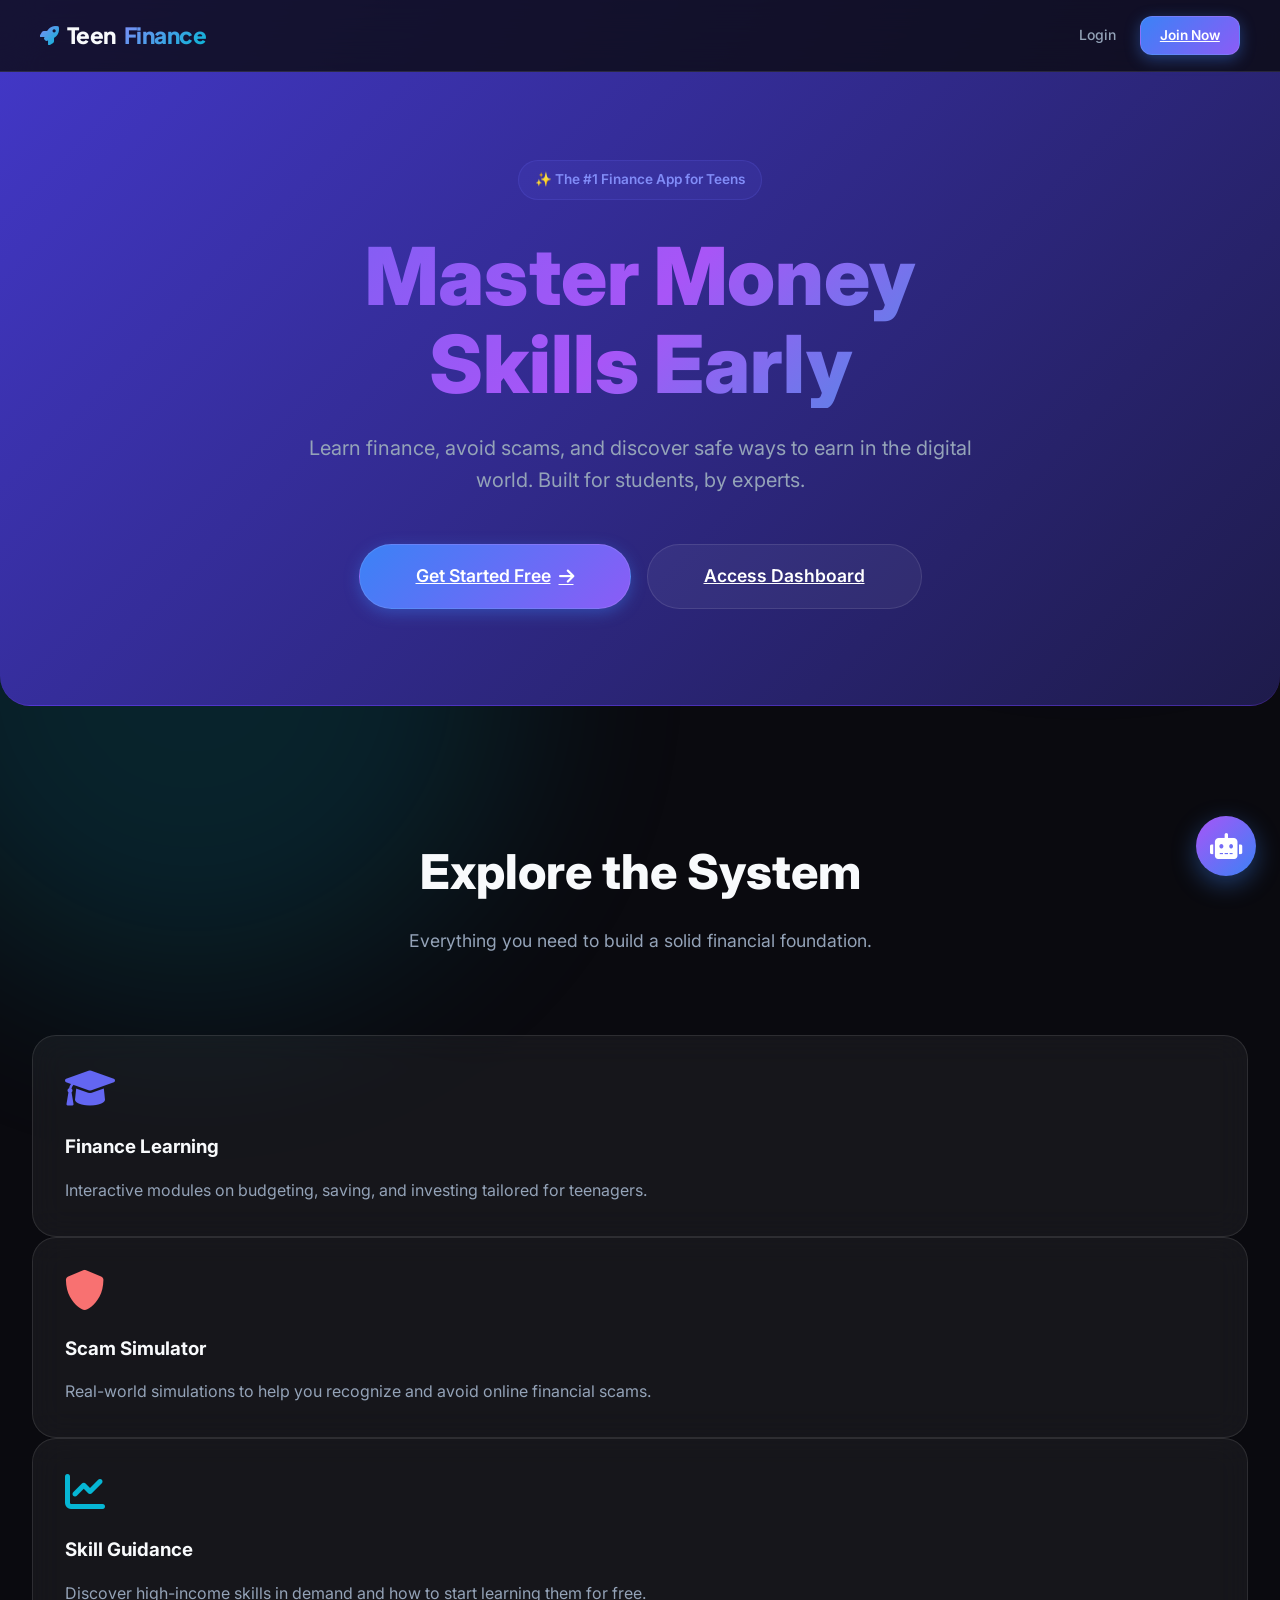
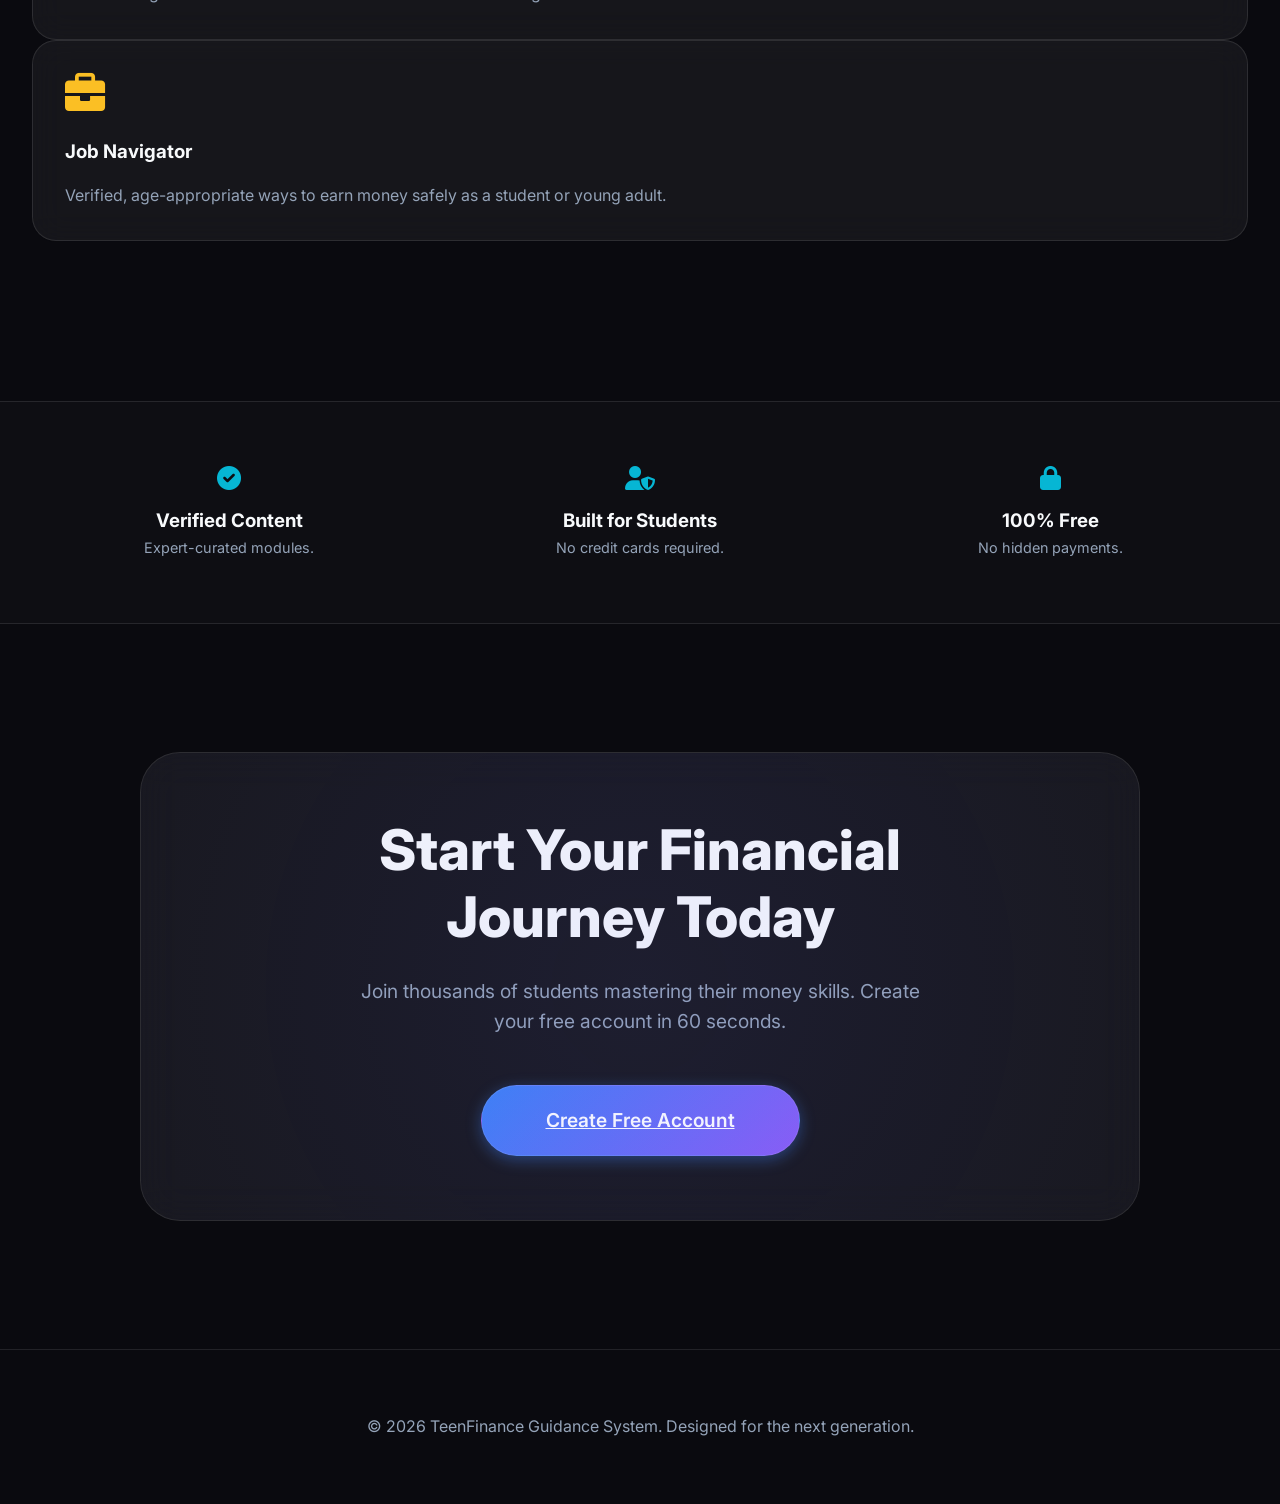
<file: frontend/index.html>
<!DOCTYPE html>
<html lang="en">

<head>
    <meta charset="UTF-8">
    <meta name="viewport" content="width=device-width, initial-scale=1.0">
    <title>TeenFinance - Master Your Financial Future</title>
    <link rel="stylesheet" href="css/style.css">
    <link rel="stylesheet" href="https://cdnjs.cloudflare.com/ajax/libs/font-awesome/6.0.0/css/all.min.css">
    <link
        href="https://fonts.googleapis.com/css2?family=Plus+Jakarta+Sans:wght@400;600;700;800&family=Inter:wght@400;500;600&display=swap"
        rel="stylesheet">
    <style>
        .hero-section {
            padding: 10rem 2rem 6rem;
            text-align: center;
            overflow: hidden;
            position: relative;
        }

        .hero-badge {
            display: inline-flex;
            align-items: center;
            padding: 0.5rem 1rem;
            background: rgba(99, 102, 241, 0.1);
            border: 1px solid rgba(99, 102, 241, 0.2);
            border-radius: 100px;
            color: var(--primary-light);
            font-size: 0.85rem;
            font-weight: 600;
            margin-bottom: 2rem;
            animation: fadeInDown 0.8s ease;
        }

        .hero-title {
            font-size: clamp(3rem, 8vw, 5rem);
            font-weight: 850;
            line-height: 1.1;
            margin-bottom: 1.5rem;
            background: var(--gradient-hero);
            -webkit-background-clip: text;
            background-clip: text;
            -webkit-text-fill-color: transparent;
            animation: fadeInUp 1s ease;
        }

        .hero-subtext {
            font-size: 1.25rem;
            color: var(--text-muted);
            max-width: 700px;
            margin: 0 auto 3rem;
            animation: fadeInUp 1.2s ease;
        }

        .trust-section {
            padding: 4rem 2rem;
            border-top: 1px solid var(--border);
            border-bottom: 1px solid var(--border);
            background: rgba(255, 255, 255, 0.02);
        }

        .trust-grid {
            display: grid;
            grid-template-columns: repeat(auto-fit, minmax(250px, 1fr));
            gap: 2rem;
            max-width: 1200px;
            margin: 0 auto;
            text-align: center;
        }

        .trust-item i {
            font-size: 1.5rem;
            color: var(--accent);
            margin-bottom: 1rem;
        }

        .cta-section {
            padding: 8rem 2rem;
            text-align: center;
        }

        .cta-card {
            background: var(--surface);
            padding: 4rem 2rem;
            border-radius: 40px;
            border: 1px solid var(--border);
            max-width: 1000px;
            margin: 0 auto;
            position: relative;
            overflow: hidden;
            backdrop-filter: blur(20px);
        }

        .cta-card::before {
            content: '';
            position: absolute;
            top: -50%;
            left: -50%;
            width: 200%;
            height: 200%;
            background: radial-gradient(circle, var(--primary-glow) 0%, transparent 70%);
            opacity: 0.2;
            pointer-events: none;
        }

        @keyframes fadeInUp {
            from {
                opacity: 0;
                transform: translateY(30px);
            }

            to {
                opacity: 1;
                transform: translateY(0);
            }
        }

        @keyframes fadeInDown {
            from {
                opacity: 0;
                transform: translateY(-30px);
            }

            to {
                opacity: 1;
                transform: translateY(0);
            }
        }

        .reveal {
            opacity: 0;
            transform: translateY(40px);
            transition: all 1;
        }

        .reveal.active {
            opacity: 1;
            transform: translateY(0);
        }

        /* Nav Bar Positioning */
        .nav-bar {
            position: fixed;
            top: 0;
            left: 0;
            right: 0;
            background: rgba(10, 10, 15, 0.8);
            border-bottom: 1px solid var(--border);
            z-index: 1000;
        }
    </style>
</head>

<body>

    <nav class="nav-bar">
        <div class="logo">
            <i class="fas fa-rocket" style="color: var(--primary);"></i>
            Teen<span style="color: var(--accent);">Finance</span>
        </div>
        <div class="nav-links">
            <a href="/login" class="nav-item">Login</a>
            <a href="/register" class="btn btn-primary" style="padding: 0.5rem 1.2rem; font-size: 0.85rem;">Join Now</a>
        </div>
    </nav>

    <main>
        <!-- 1 HERO SECTION -->
        <section class="hero-section">
            <div class="hero-badge">✨ The #1 Finance App for Teens</div>
            <h1 class="hero-title">Master Money <br>Skills Early</h1>
            <p class="hero-subtext">Learn finance, avoid scams, and discover safe ways to earn in the digital world.
                Built for students, by experts.</p>
            <div style="display: flex; justify-content: center; gap: 1rem; flex-wrap: wrap;">
                <a href="/register" class="btn btn-primary"
                    style="padding: 1.1rem 3.5rem; font-size: 1.1rem; border-radius: 100px;">Get Started Free <i
                        class="fas fa-arrow-right"></i></a>
                <a href="/login" class="btn btn-secondary"
                    style="padding: 1.1rem 3.5rem; font-size: 1.1rem; border-radius: 100px;">Access Dashboard</a>
            </div>
        </section>

        <!-- 2 FEATURES SECTION -->
        <section class="reveal" style="padding: 6rem 2rem; max-width: 1300px; margin: 0 auto;">
            <div style="text-align: center; margin-bottom: 5rem;">
                <h2 style="font-size: 3rem; margin-bottom: 1rem; font-weight: 800;">Explore the System</h2>
                <p style="color: var(--text-muted); font-size: 1.1rem;">Everything you need to build a solid financial
                    foundation.</p>
            </div>
            <div class="features-grid">
                <div class="glass-card">
                    <i class="fas fa-graduation-cap"
                        style="font-size: 2.5rem; color: var(--primary); margin-bottom: 1.5rem;"></i>
                    <h3 style="margin-bottom: 1rem; font-weight: 700;">Finance Learning</h3>
                    <p style="color: var(--text-muted);">Interactive modules on budgeting, saving, and investing
                        tailored for teenagers.</p>
                </div>
                <div class="glass-card">
                    <i class="fas fa-shield-alt" style="font-size: 2.5rem; color: #f87171; margin-bottom: 1.5rem;"></i>
                    <h3 style="margin-bottom: 1rem; font-weight: 700;">Scam Simulator</h3>
                    <p style="color: var(--text-muted);">Real-world simulations to help you recognize and avoid online
                        financial scams.</p>
                </div>
                <div class="glass-card">
                    <i class="fas fa-chart-line"
                        style="font-size: 2.5rem; color: var(--accent); margin-bottom: 1.5rem;"></i>
                    <h3 style="margin-bottom: 1rem; font-weight: 700;">Skill Guidance</h3>
                    <p style="color: var(--text-muted);">Discover high-income skills in demand and how to start learning
                        them for free.</p>
                </div>
                <div class="glass-card">
                    <i class="fas fa-briefcase" style="font-size: 2.5rem; color: #fbbf24; margin-bottom: 1.5rem;"></i>
                    <h3 style="margin-bottom: 1rem; font-weight: 700;">Job Navigator</h3>
                    <p style="color: var(--text-muted);">Verified, age-appropriate ways to earn money safely as a
                        student or young adult.</p>
                </div>
            </div>
        </section>

        <!-- 3 TRUST & SAFETY SECTION -->
        <section class="trust-section reveal" style="margin-top: 4rem;">
            <div class="trust-grid">
                <div class="trust-item">
                    <i class="fas fa-check-circle"></i>
                    <h3 style="font-weight: 700;">Verified Content</h3>
                    <p style="color: var(--text-muted); font-size: 0.9rem;">Expert-curated modules.</p>
                </div>
                <div class="trust-item">
                    <i class="fas fa-user-shield"></i>
                    <h3 style="font-weight: 700;">Built for Students</h3>
                    <p style="color: var(--text-muted); font-size: 0.9rem;">No credit cards required.</p>
                </div>
                <div class="trust-item">
                    <i class="fas fa-lock"></i>
                    <h3 style="font-weight: 700;">100% Free</h3>
                    <p style="color: var(--text-muted); font-size: 0.9rem;">No hidden payments.</p>
                </div>
            </div>
        </section>

        <!-- 4 FINAL CTA SECTION -->
        <section class="cta-section reveal">
            <div class="cta-card glass-card">
                <h2
                    style="font-size: clamp(2rem, 5vw, 3.5rem); margin-bottom: 1.5rem; font-weight: 800; line-height: 1.2;">
                    Start Your Financial <br>Journey Today</h2>
                <p
                    style="color: var(--text-muted); font-size: 1.2rem; margin-bottom: 3rem; max-width: 600px; margin-left: auto; margin-right: auto;">
                    Join thousands of students mastering their money skills. Create your free account in 60 seconds.</p>
                <a href="/register" class="btn btn-primary"
                    style="padding: 1.2rem 4rem; font-size: 1.2rem; border-radius: 100px;">Create Free Account</a>
            </div>
        </section>
    </main>

    <footer
        style="padding: 4rem 10%; text-align: center; color: var(--text-muted); border-top: 1px solid var(--border);">
        <p>&copy; 2026 TeenFinance Guidance System. Designed for the next generation.</p>
    </footer>

    <script>
        // Scroll Reveal Animation
        function reveal() {
            var reveals = document.querySelectorAll(".reveal");
            for (var i = 0; i < reveals.length; i++) {
                var windowHeight = window.innerHeight;
                var elementTop = reveals[i].getBoundingClientRect().top;
                var elementVisible = 100;
                if (elementTop < windowHeight - elementVisible) {
                    reveals[i].classList.add("active");
                }
            }
        }
        window.addEventListener("scroll", reveal);
        // Initial check
        reveal();
    </script>
    <script src="js/api.js"></script>
    <script src="js/chat.js" defer></script>
</body>

</html>
</file>
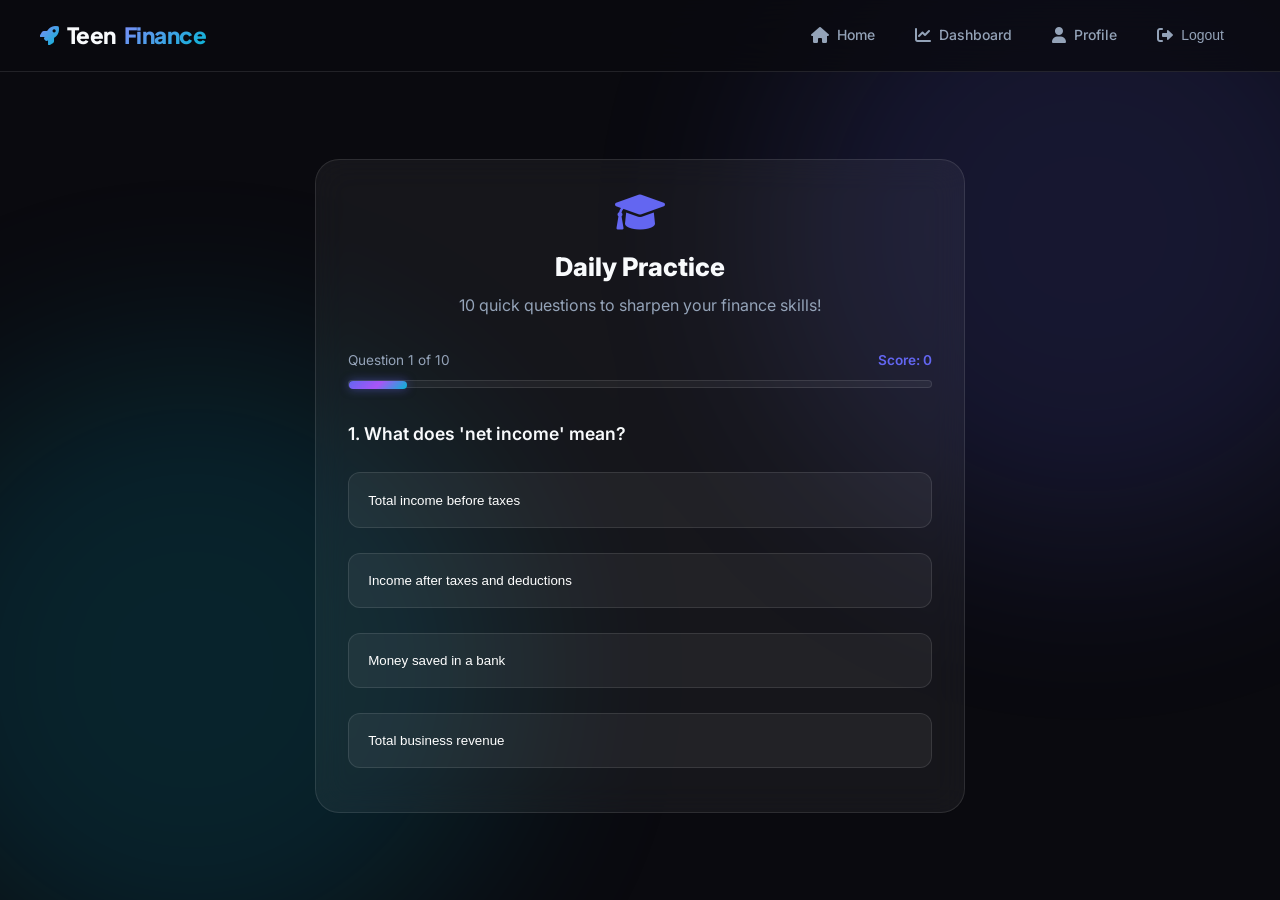
<file: frontend/screens/daily_practice.html>
<!DOCTYPE html>
<html lang="en">

<head>
    <meta charset="UTF-8">
    <meta name="viewport" content="width=device-width, initial-scale=1.0">
    <title>Daily Practice - Teen Finance Guidance</title>
    <link rel="stylesheet" href="../css/style.css">
    <link rel="stylesheet" href="https://cdnjs.cloudflare.com/ajax/libs/font-awesome/6.0.0/css/all.min.css">
</head>

<body>
    <nav class="nav-bar">
        <div class="logo" onclick="window.location.href='/home'">
            <i class="fas fa-rocket"></i>
            Teen<span>Finance</span>
        </div>
        <button class="mobile-nav-toggle" id="nav-toggle">
            <i class="fas fa-bars"></i>
        </button>
        <div class="nav-links" id="nav-menu">
            <a href="/home" class="nav-item">
                <i class="fas fa-home nav-icon"></i>
                <span>Home</span>
            </a>
            <a href="/dashboard" class="nav-item">
                <i class="fas fa-chart-line nav-icon"></i>
                <span>Dashboard</span>
            </a>
            <a href="/profile" class="nav-item">
                <i class="fas fa-user nav-icon"></i>
                <span>Profile</span>
            </a>
            <button id="logout-btn" class="nav-item" style="background:none; border:none; cursor:pointer;">
                <i class="fas fa-sign-out-alt nav-icon"></i>
                <span>Logout</span>
            </button>
        </div>
    </nav>

    <main class="layout-container" style="display: flex; justify-content: center; align-items: center; min-height: calc(100vh - 72px);">
        <div class="glass-card animate-fade-in" style="width: 100%; max-width: 650px;">

            <!-- Header -->
            <div style="text-align: center; margin-bottom: 2rem;">
                <i class="fas fa-graduation-cap" style="font-size: 2.5rem; color: var(--primary);"></i>
                <h2 style="margin-top: 0.8rem; font-size: 1.6rem; font-weight: 800;">Daily Practice</h2>
                <p style="color: var(--text-muted); margin-top: 0.3rem;">10 quick questions to sharpen your finance
                    skills!</p>
            </div>

            <!-- Progress Bar -->
            <div style="margin-bottom: 2rem;">
                <div style="display: flex; justify-content: space-between; margin-bottom: 0.5rem;">
                    <span style="font-size: 0.85rem; color: var(--text-muted);">Question <span id="current-q">1</span>
                        of 10</span>
                    <span style="font-size: 0.85rem; color: var(--primary); font-weight: 600;" id="score-display">Score:
                        0</span>
                </div>
                <div style="background: rgba(255,255,255,0.05); border-radius: 10px; height: 8px; border: 1px solid var(--border);">
                    <div id="progress-bar"
                        style="background: var(--gradient-hero); height: 8px; border-radius: 10px; width: 10%; transition: width 0.3s ease; box-shadow: 0 0 10px var(--primary-glow);">
                    </div>
                </div>
            </div>

            <!-- Question Card -->
            <div id="question-card">
                <p id="question-text" style="font-size: 1.1rem; font-weight: 600; margin-bottom: 1.5rem;"></p>
                <div id="options-container" style="display: flex; flex-direction: column; gap: 0.8rem;"></div>
            </div>

            <!-- Result Screen -->
            <div id="result-screen" style="display: none; text-align: center;">
                <div style="font-size: 4rem; margin-bottom: 1rem;" id="result-emoji">🎉</div>
                <h2 id="result-title" style="font-size: 1.6rem; font-weight: 800; margin-bottom: 0.5rem;"></h2>
                <p id="result-desc" style="color: var(--text-muted); margin-bottom: 2rem;"></p>
                <div style="font-size: 2.5rem; font-weight: 800; color: var(--primary); margin-bottom: 2rem;"
                    id="final-score"></div>
                <button class="btn btn-primary" style="width: 100%; margin-bottom: 1rem;" onclick="restartQuiz()">Try
                    Again</button>
                <a href="/home" class="btn btn-secondary"
                    style="width: 100%; display: block; text-decoration: none; text-align: center;">Back to Home</a>
            </div>

        </div>
    </main>

    <script src="../js/api.js"></script>
    <script>
        // Mobile Nav Toggle
        const navToggle = document.getElementById('nav-toggle');
        const navMenu = document.getElementById('nav-menu');
        if (navToggle && navMenu) {
            navToggle.addEventListener('click', () => {
                navMenu.classList.toggle('active');
                navToggle.querySelector('i').classList.toggle('fa-bars');
                navToggle.querySelector('i').classList.toggle('fa-times');
            });
        }

        const questions = [
            { q: "What is a budget?", a: ["A type of bank account", "A plan for managing income and expenses", "A government tax", "A type of loan"], correct: 1 },
            { q: "What does 'saving' money mean?", a: ["Spending all your money", "Investing in stocks", "Setting aside money for future use", "Borrowing money from a bank"], correct: 2 },
            { q: "What is interest?", a: ["A fee charged for borrowing money", "Free money from the bank", "A type of savings account", "A government benefit"], correct: 0 },
            { q: "What is inflation?", a: ["A rise in the value of money", "A decrease in prices over time", "A general increase in prices over time", "A type of investment"], correct: 2 },
            { q: "What is a credit score?", a: ["Your bank balance", "A number showing how reliable you are at repaying debt", "The amount of credit cards you have", "Your monthly income"], correct: 1 },
            { q: "What is a stock?", a: ["A type of loan", "Ownership share in a company", "A government bond", "A savings account"], correct: 1 },
            { q: "What does 'net income' mean?", a: ["Total income before taxes", "Income after taxes and deductions", "Money saved in a bank", "Total business revenue"], correct: 1 },
            { q: "What is an emergency fund?", a: ["Money invested in stocks", "A loan for emergencies", "Savings set aside for unexpected expenses", "A type of insurance"], correct: 2 },
            { q: "What is a debit card?", a: ["A card that lets you borrow money", "A card linked to your savings that spends your own money", "A card with a credit limit", "A prepaid gift card"], correct: 1 },
            { q: "What is diversification in investing?", a: ["Putting all money in one stock", "Spreading investments to reduce risk", "Only investing in gold", "Keeping all money in cash"], correct: 1 },
            { q: "What is a mutual fund?", a: ["A loan from a bank", "A pooled investment managed by professionals", "A government savings scheme", "A type of insurance"], correct: 1 },
            { q: "What does APR stand for?", a: ["Annual Profit Rate", "Annual Percentage Rate", "Average Payment Rate", "Actual Price Ratio"], correct: 1 },
            { q: "What is compound interest?", a: ["Interest on the original amount only", "Interest earned on both principal and accumulated interest", "A fixed monthly fee", "A type of tax"], correct: 1 },
            { q: "What is a liability?", a: ["Something you own", "Money in your savings", "A debt or financial obligation", "Your monthly income"], correct: 2 },
            { q: "What is an asset?", a: ["A debt you owe", "Something of value that you own", "A monthly expense", "A type of tax"], correct: 1 },
            { q: "What is a dividend?", a: ["A type of loan", "A share of company profits paid to investors", "A government tax", "A monthly bank fee"], correct: 1 },
            { q: "What does 'liquid asset' mean?", a: ["An asset that is difficult to sell", "Cash or something easily converted to cash", "A type of investment", "A bank loan"], correct: 1 },
            { q: "What is a 401(k)?", a: ["A type of credit card", "A retirement savings plan", "A government tax form", "A type of loan"], correct: 1 },
            { q: "What is the stock market?", a: ["A place to buy groceries", "A marketplace where company shares are bought and sold", "A government bank", "A type of savings account"], correct: 1 },
            { q: "What is a bond?", a: ["A share in a company", "A loan made to a company or government", "A type of savings account", "A credit card"], correct: 1 },
            { q: "What is gross income?", a: ["Income after all deductions", "Total income before any deductions", "Monthly take-home pay", "Annual savings"], correct: 1 },
            { q: "What is a tax deduction?", a: ["Extra tax you pay", "An amount subtracted from taxable income", "A government fine", "A type of investment"], correct: 1 },
            { q: "What is net worth?", a: ["Your monthly salary", "Total assets minus total liabilities", "Money in your bank account", "Your credit score"], correct: 1 },
            { q: "What is a recession?", a: ["A period of economic growth", "A period of significant economic decline", "A type of investment strategy", "A government policy"], correct: 1 },
            { q: "What is insurance?", a: ["A type of investment", "Protection against financial loss", "A government tax", "A savings account"], correct: 1 }
        ];

        let currentIndex = 0;
        let score = 0;
        let answered = false;

        function seededShuffle(arr) {
            const today = new Date();
            const seed = today.getFullYear() * 10000 + (today.getMonth() + 1) * 100 + today.getDate();
            let currentSeed = seed;
            const shuffled = [...arr];
            for (let i = shuffled.length - 1; i > 0; i--) {
                currentSeed = (currentSeed * 1664525 + 1013904223) & 0xffffffff;
                const j = Math.abs(currentSeed) % (i + 1);
                [shuffled[i], shuffled[j]] = [shuffled[j], shuffled[i]];
            }
            return shuffled;
        }

        const dailyQuestions = seededShuffle(questions).slice(0, 10);

        function loadQuestion() {
            answered = false;
            const q = dailyQuestions[currentIndex];
            document.getElementById('question-text').textContent = `${currentIndex + 1}. ${q.q}`;
            document.getElementById('current-q').textContent = currentIndex + 1;
            document.getElementById('progress-bar').style.width = `${((currentIndex + 1) / 10) * 100}%`;

            const container = document.getElementById('options-container');
            container.innerHTML = q.a.map((opt, i) => `
                <button onclick="selectAnswer(${i})" id="opt-${i}" class="quiz-option">
                    ${opt}
                </button>
            `).join('');
        }

        function selectAnswer(selected) {
            if (answered) return;
            answered = true;

            const correct = dailyQuestions[currentIndex].correct;
            const buttons = document.querySelectorAll('[id^="opt-"]');

            buttons.forEach((btn, i) => {
                btn.style.cursor = 'default';
                if (i === correct) {
                    btn.classList.add('correct');
                } else if (i === selected && selected !== correct) {
                    btn.classList.add('incorrect');
                }
            });

            if (selected === correct) score++;
            document.getElementById('score-display').textContent = `Score: ${score}`;

            setTimeout(() => {
                currentIndex++;
                if (currentIndex < 10) {
                    loadQuestion();
                } else {
                    showResult();
                }
            }, 1000);
        }

        function showResult() {
            document.getElementById('question-card').style.display = 'none';
            document.getElementById('result-screen').style.display = 'block';
            document.getElementById('final-score').textContent = `${score}/10`;

            if (score >= 8) {
                document.getElementById('result-emoji').textContent = '🏆';
                document.getElementById('result-title').textContent = 'Excellent!';
                document.getElementById('result-desc').textContent = 'You are a finance pro! Keep it up!';
            } else if (score >= 5) {
                document.getElementById('result-emoji').textContent = '👍';
                document.getElementById('result-title').textContent = 'Good Job!';
                document.getElementById('result-desc').textContent = 'Keep practicing to improve your score!';
            } else {
                document.getElementById('result-emoji').textContent = '📚';
                document.getElementById('result-title').textContent = 'Keep Learning!';
                document.getElementById('result-desc').textContent = 'Review the lessons and try again!';
            }
        }

        function restartQuiz() {
            currentIndex = 0;
            score = 0;
            document.getElementById('question-card').style.display = 'block';
            document.getElementById('result-screen').style.display = 'none';
            document.getElementById('score-display').textContent = 'Score: 0';
            loadQuestion();
        }

        document.getElementById('logout-btn').addEventListener('click', () => {
            localStorage.removeItem('user');
            window.location.href = '/login';
        });

        loadQuestion();
    </script>
</body>

</html>
</file>
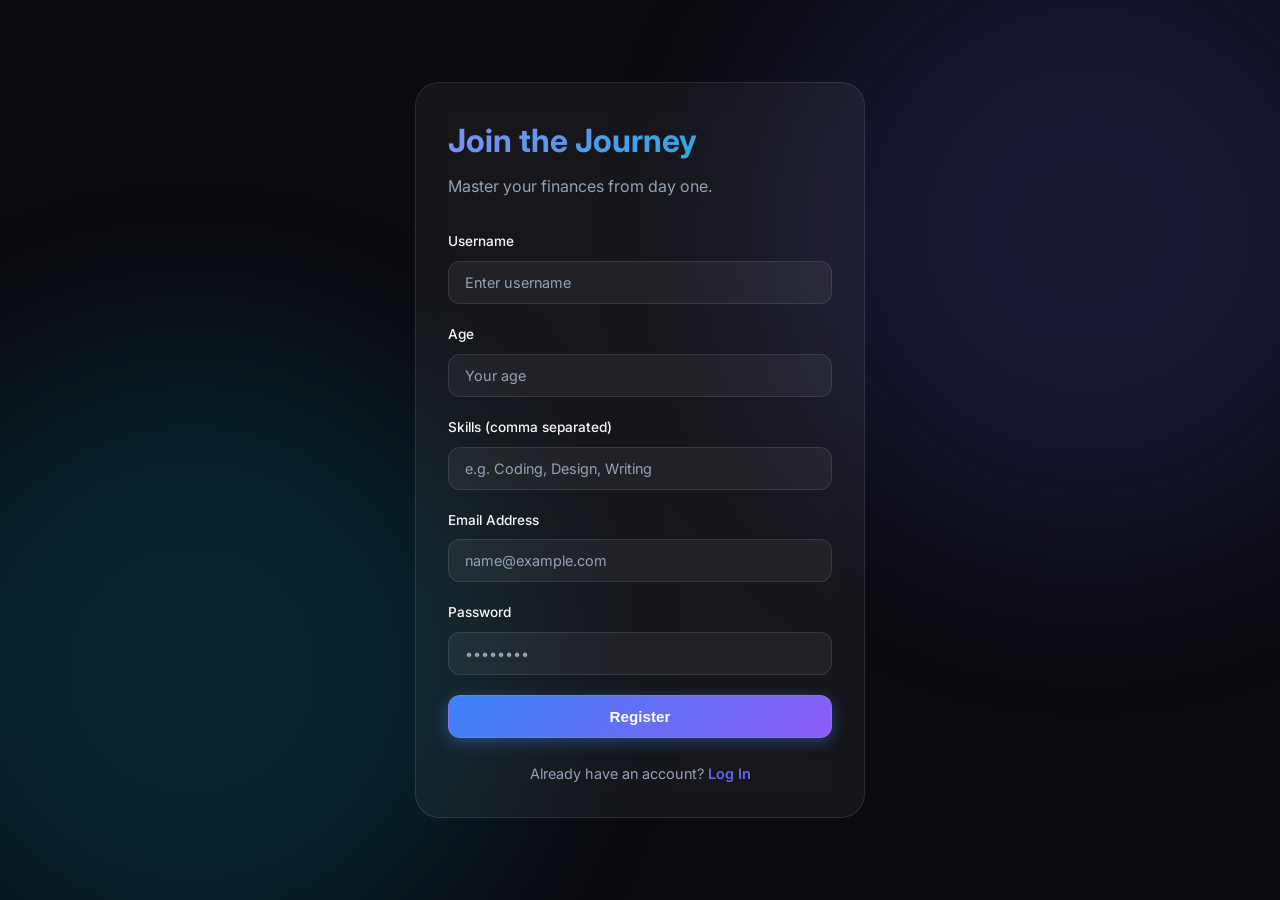
<file: frontend/screens/login.html>
<!DOCTYPE html>
<html lang="en">
<head>
    <meta charset="UTF-8">
    <meta name="viewport" content="width=device-width, initial-scale=1.0">
    <title>Auth - Teen Finance Guidance</title>
    <link rel="stylesheet" href="../css/style.css">
    <link rel="preconnect" href="https://fonts.googleapis.com">
    <link rel="preconnect" href="https://fonts.gstatic.com" crossorigin>
    <link href="https://fonts.googleapis.com/css2?family=Inter:wght@400;600;800&display=swap" rel="stylesheet">
    <link rel="stylesheet" href="https://cdnjs.cloudflare.com/ajax/libs/font-awesome/6.4.0/css/all.min.css">
    <style>
        .auth-container {
            min-height: 100vh;
            display: flex;
            align-items: center;
            justify-content: center;
            padding: 20px;
        }
        .auth-card {
            width: 100%;
            max-width: 450px;
            padding: 3rem;
        }
        .auth-toggle {
            display: flex;
            gap: 1rem;
            margin-bottom: 2rem;
            background: rgba(255,255,255,0.05);
            padding: 5px;
            border-radius: 12px;
        }
        .auth-toggle button {
            flex: 1;
            padding: 10px;
            border-radius: 8px;
            background: transparent;
            color: #94a3b8;
            border: none;
            cursor: pointer;
            font-weight: 600;
            transition: all 0.3s;
        }
        .auth-toggle button.active {
            background: var(--primary);
            color: white;
        }
        .form-section {
            display: none;
            animation: fadeIn 0.4s ease-out;
        }
        .form-section.active {
            display: block;
        }
        @keyframes fadeIn {
            from { opacity: 0; transform: translateY(10px); }
            to { opacity: 1; transform: translateY(0); }
        }
        .role-selector {
            display: flex;
            gap: 1rem;
            margin-bottom: 1.5rem;
        }
        .role-option {
            flex: 1;
            padding: 10px;
            border: 1px solid rgba(255,255,255,0.1);
            border-radius: 10px;
            text-align: center;
            cursor: pointer;
            transition: 0.3s;
        }
        .role-option.active {
            border-color: var(--primary);
            background: rgba(59, 130, 246, 0.1);
        }
        .role-option input { display: none; }
    </style>
</head>
    </nav>

    <main class="layout-container" style="display: flex; align-items: center; justify-content: center; min-height: calc(100vh - 72px);">
        <div class="glass-card animate-fade-in" style="width: 100%; max-width: 450px;">
            <h1 id="form-title" style="margin-bottom: 0.5rem;" class="text-gradient">Join the Journey</h1>
            <p id="form-subtitle" style="color: var(--text-muted); margin-bottom: 2rem;">Master your finances from day one.</p>

            <form id="auth-form">
                <div class="input-group">
                    <label for="username">Username</label>
                    <input type="text" id="username" required placeholder="Enter username">
                </div>
                <div class="input-group" id="age-group">
                    <label for="age">Age</label>
                    <input type="number" id="age" min="10" max="100" placeholder="Your age">
                </div>
                <div class="input-group" id="skills-group">
                    <label for="skills">Skills (comma separated)</label>
                    <input type="text" id="skills" placeholder="e.g. Coding, Design, Writing">
                </div>
                <div class="input-group" id="email-group">
                    <label for="email">Email Address</label>
                    <input type="email" id="email" placeholder="name@example.com">
                </div>
                <div class="input-group">
                    <label for="password">Password</label>
                    <input type="password" id="password" required placeholder="••••••••">
                </div>

                <div id="auth-error"
                    style="color: var(--error); margin-bottom: 1rem; font-size: 0.9rem; display: none;"></div>

                <button type="submit" class="btn btn-primary" style="width: 100%;" id="submit-btn">Register</button>

                <p style="text-align: center; margin-top: 1.5rem; font-size: 0.9rem; color: var(--text-muted);">
                    <span id="switch-text">Already have an account?</span>
                    <a href="#" id="switch-auth"
                        style="color: var(--primary); text-decoration: none; font-weight: 600;">Log In</a>
                </p>
            </form>
        </div>
    </main>

    <script src="../js/api.js"></script>
    <script>
        const form = document.getElementById('auth-form');
        const switchAuth = document.getElementById('switch-auth');
        const ageGroup = document.getElementById('age-group');
        const skillsGroup = document.getElementById('skills-group');
        const formTitle = document.getElementById('form-title');
        const submitBtn = document.getElementById('submit-btn');
        const authError = document.getElementById('auth-error');

        let isLogin = false;

        switchAuth.addEventListener('click', (e) => {
            e.preventDefault();
            isLogin = !isLogin;
            authError.style.display = 'none';
            authError.textContent = '';

            if (isLogin) {
                formTitle.textContent = "Welcome Back";
                submitBtn.textContent = "Log In";
                ageGroup.style.display = 'none';
                skillsGroup.style.display = 'none';
                document.getElementById('email-group').style.display = 'none';
                switchAuth.textContent = "Sign Up";
                document.getElementById('switch-text').textContent = "Don't have an account?";
            } else {
                formTitle.textContent = "Join the Journey";
                submitBtn.textContent = "Register";
                ageGroup.style.display = 'block';
                skillsGroup.style.display = 'block';
                document.getElementById('email-group').style.display = 'block';
                switchAuth.textContent = "Log In";
                document.getElementById('switch-text').textContent = "Already have an account?";
            }
        });

        form.addEventListener('submit', async (e) => {
            e.preventDefault();
            authError.style.display = 'none';

            const username = document.getElementById('username').value;
            const password = document.getElementById('password').value;

            try {
                if (isLogin) {
                    const res = await API.auth.login({ username, password });
                    localStorage.setItem('user', JSON.stringify(res.user));
                    window.location.href = '/home';
                } else {
                    const age = document.getElementById('age').value;
                    const skills = document.getElementById('skills').value;
                    const email = document.getElementById('email').value;
                    
                    if (!email) {
                        throw new Error("Email is required for registration.");
                    }

                    await API.auth.register({ username, password, age, skills, email, role: 'student' });
                    alert('Registration successful! Please log in.');
                    switchAuth.click();
                }
            } catch (err) {
                authError.textContent = err.message;
                authError.style.display = 'block';
            }
        });

        // Mobile Nav Toggle
        const navToggle = document.getElementById('nav-toggle');
        const navMenu = document.getElementById('nav-menu');
        if (navToggle && navMenu) {
            navToggle.addEventListener('click', () => {
                navMenu.classList.toggle('active');
                navToggle.querySelector('i').classList.toggle('fa-bars');
                navToggle.querySelector('i').classList.toggle('fa-times');
            });
        }
    </script>
</body>

</html>
</file>
<file: frontend/css/style.css>
/* ========================================
   TEEN FINANCE — Premium Dark Design System
   ======================================== */

@import url('https://fonts.googleapis.com/css2?family=Inter:wght@300;400;500;600;700;800;900&family=Plus+Jakarta+Sans:wght@400;600;700;800&display=swap');

:root {
    /* --- Premium Startup Theme (Blue + Purple + Teal) --- */
    --primary: #6366f1; /* Indigo/Blue */
    --primary-light: #818cf8;
    --primary-dark: #4338ca;
    --accent: #06b6d4; /* Teal */
    --accent-light: #67e8f9;
    --secondary: #a855f7; /* Purple */
    
    --success: #10b981;
    --warning: #f59e0b;
    --error: #ef4444;
    
    --bg-dark: #0a0a0f;
    --surface: rgba(255, 255, 255, 0.05); /* Dark Glass */
    --surface-2: rgba(255, 255, 255, 0.08);
    --surface-3: rgba(255, 255, 255, 0.12);
    
    --text-main: #f8fafc;
    --text-muted: #94a3b8;
    --border: rgba(255, 255, 255, 0.1);
    --border-2: rgba(255, 255, 255, 0.2);
    
    --radius: 24px;
    --radius-sm: 12px;
    --transition: all 0.4s cubic-bezier(0.4, 0, 0.2, 1);
    
    --primary-glow: rgba(99, 102, 241, 0.5);
    --accent-glow: rgba(6, 182, 212, 0.4);
    
    --gradient-hero: linear-gradient(135deg, #6366f1 0%, #a855f7 50%, #06b6d4 100%);
}

*, *::before, *::after {
    margin: 0;
    padding: 0;
    box-sizing: border-box;
}

html {
    scroll-behavior: smooth;
}

body {
    background-color: var(--bg-dark);
    color: var(--text-main);
    min-height: 100vh;
    font-family: 'Inter', -apple-system, BlinkMacSystemFont, sans-serif;
    overflow-x: hidden;
    position: relative;
    display: flex;
    flex-direction: column;
    line-height: 1.6;
}

/* --- Glowing Blobs System --- */
body::before,
body::after {
    content: '';
    position: fixed;
    width: 50vw;
    height: 50vw;
    border-radius: 50%;
    filter: blur(100px);
    z-index: -1;
    opacity: 0.15;
    pointer-events: none;
    animation: blobFloat 20s infinite alternate;
}

body::before {
    background: var(--primary);
    top: -10%;
    right: -10%;
}

body::after {
    background: var(--accent);
    bottom: -10%;
    left: -10%;
    animation-delay: -10s;
}

@keyframes blobFloat {
    0% { transform: translate(0, 0) scale(1); }
    100% { transform: translate(10%, 10%) scale(1.1); }
}

/* ============================
   NAVBAR
   ============================ */
.nav-bar {
    display: flex;
    justify-content: space-between;
    align-items: center;
    padding: 0 2.5rem;
    height: 72px;
    background: rgba(10, 10, 15, 0.75);
    backdrop-filter: blur(20px);
    -webkit-backdrop-filter: blur(20px);
    position: sticky;
    top: 0;
    z-index: 1000;
    border-bottom: 1px solid var(--border);
}

.logo {
    font-family: 'Plus Jakarta Sans', sans-serif;
    font-size: 1.4rem;
    font-weight: 800;
    letter-spacing: -0.5px;
    color: var(--text-main);
    display: flex;
    align-items: center;
    gap: 0.5rem;
    cursor: pointer;
}

.logo i {
    font-size: 1.2rem;
    background: linear-gradient(135deg, var(--primary-light), var(--accent));
    -webkit-background-clip: text;
    background-clip: text;
    -webkit-text-fill-color: transparent;
}

.logo span {
    background: linear-gradient(135deg, var(--primary-light), var(--accent));
    -webkit-background-clip: text;
    background-clip: text;
    -webkit-text-fill-color: transparent;
}

/* Mobile Nav Toggle */
.mobile-nav-toggle {
    display: none;
    background: none;
    border: none;
    color: var(--text-main);
    font-size: 1.5rem;
    cursor: pointer;
}

.nav-links {
    display: flex;
    gap: 0.5rem;
    align-items: center;
}

.nav-item {
    display: flex;
    flex-direction: row !important;
    align-items: center;
    gap: 0.5rem;
    color: var(--text-muted);
    text-decoration: none;
    font-size: 0.875rem;
    font-weight: 500;
    padding: 0.5rem 1rem;
    border-radius: var(--radius-sm);
    transition: var(--transition);
    background: none;
    border: none;
    cursor: pointer;
}

.nav-item:hover {
    color: var(--text-main);
    background: var(--surface-2);
}

.nav-item.active {
    color: var(--primary-light);
    background: rgba(124, 58, 237, 0.12);
}

.nav-icon {
    font-size: 1rem;
}

/* ============================
   GLASS CARD
   ============================ */
.glass-card {
    background: var(--surface);
    backdrop-filter: blur(16px);
    -webkit-backdrop-filter: blur(16px);
    border: 1px solid var(--border);
    border-radius: var(--radius);
    transition: var(--transition);
    padding: 2rem;
    position: relative;
    overflow: hidden;
}

.glass-card:hover {
    background: var(--surface-2);
    border-color: var(--border-2);
    transform: translateY(-5px);
    box-shadow: 0 20px 40px rgba(0, 0, 0, 0.3);
}

/* ============================
   DASHBOARD GRID
   ============================ */
.dashboard-grid {
    display: grid;
    grid-template-columns: repeat(auto-fit, minmax(340px, 1fr));
    gap: 1.5rem;
    padding: 2rem 2.5rem;
    flex: 1;
    max-width: 1400px;
    margin: 0 auto;
    width: 100%;
}

/* ============================
   BUTTONS
   ============================ */
/* Buttons & Inputs */
.btn {
    padding: 0.75rem 1.5rem;
    border-radius: var(--radius-sm);
    font-weight: 600;
    transition: var(--transition);
    cursor: pointer;
    background: rgba(255, 255, 255, 0.05);
    border: 1px solid rgba(255, 255, 255, 0.1);
    color: white;
    display: inline-flex;
    align-items: center;
    justify-content: center;
    gap: 0.5rem;
    font-size: 0.95rem;
}

.btn:hover {
    background: rgba(59, 130, 246, 0.2);
    border-color: #3b82f6;
    transform: scale(1.02);
}

.btn-primary {
    background: linear-gradient(135deg, #3b82f6, #8b5cf6);
    color: white;
    border: 1px solid rgba(255, 255, 255, 0.1);
    box-shadow: 0 4px 15px rgba(59, 130, 246, 0.4);
}

.btn-primary:hover {
    background: linear-gradient(135deg, #60a5fa, #a78bfa);
    transform: scale(1.02);
    box-shadow: 0 6px 25px rgba(59, 130, 246, 0.6);
}

.btn-secondary {
    background: rgba(255, 255, 255, 0.05);
    color: white;
    border: 1px solid rgba(255, 255, 255, 0.1);
}

.btn-secondary:hover {
    background: rgba(59, 130, 246, 0.2);
    border-color: #3b82f6;
}

/* Small Action Buttons with Improved Visibility */
.small-action-btn {
    padding: 0.65rem 0.75rem;
    font-size: 0.8rem;
    font-weight: 600;
    border-radius: 8px;
    cursor: pointer;
    text-decoration: none;
    display: inline-flex;
    align-items: center;
    justify-content: center;
    gap: 0.4rem;
    transition: all 0.2s ease;
    border: 1px solid transparent;
}

.small-action-btn-primary {
    background: linear-gradient(135deg, #8b5cf6, #7c3aed);
    color: white;
    border: 1px solid rgba(139, 92, 246, 0.6);
}

.small-action-btn-primary:hover {
    background: linear-gradient(135deg, #a78bfa, #9333ea);
    transform: translateY(-2px);
    box-shadow: 0 4px 12px rgba(139, 92, 246, 0.4);
}

.small-action-btn-accent {
    background: linear-gradient(135deg, #06b6d4, #0891b2);
    color: white;
    border: 1px solid rgba(6, 182, 212, 0.6);
}

.small-action-btn-accent:hover {
    background: linear-gradient(135deg, #67e8f9, #06b6d4);
    transform: translateY(-2px);
    box-shadow: 0 4px 12px rgba(6, 182, 212, 0.4);
}

/* Dark Glass Inputs - FIX WHITE BACKGROUNDS */
input, select, textarea, .quiz-option, .accordion-btn {
    background: rgba(255, 255, 255, 0.05) !important;
    border: 1px solid rgba(255, 255, 255, 0.1) !important;
    color: white !important;
    padding: 0.8rem 1rem;
    border-radius: var(--radius-sm);
    width: 100%;
    outline: none;
    transition: var(--transition);
}

input:focus, select:focus, textarea:focus {
    background: rgba(59, 130, 246, 0.2) !important;
    border-color: #3b82f6 !important;
    box-shadow: 0 0 15px rgba(59, 130, 246, 0.4);
}

/* Quiz Option Fix */
.quiz-option {
    background: rgba(255, 255, 255, 0.05) !important;
    border: 1px solid rgba(255, 255, 255, 0.1) !important;
    color: white !important;
    padding: 1.2rem;
    border-radius: var(--radius-sm);
    margin-bottom: 0.75rem;
    cursor: pointer;
    transition: var(--transition);
    text-align: left;
    display: flex;
    align-items: center;
    gap: 0.8rem;
}

.quiz-option:hover {
    background: rgba(59, 130, 246, 0.2) !important;
    border-color: #3b82f6 !important;
    transform: scale(1.02);
}

.quiz-option.selected, .quiz-option:has(input:checked) {
    background: rgba(59, 130, 246, 0.3) !important;
    border-color: #3b82f6 !important;
    box-shadow: 0 0 15px rgba(59, 130, 246, 0.4);
}

.quiz-option.correct {
    background: rgba(16, 185, 129, 0.3) !important;
    border-color: var(--success) !important;
    box-shadow: 0 0 15px rgba(16, 185, 129, 0.4);
}

.quiz-option.incorrect {
    background: rgba(239, 68, 68, 0.3) !important;
    border-color: var(--error) !important;
    box-shadow: 0 0 15px rgba(239, 68, 68, 0.4);
}

/* Accordion Buttons */
.accordion-btn {
    text-align: left;
    padding: 1rem 1.2rem;
    background: rgba(255, 255, 255, 0.05) !important;
    border: 1px solid rgba(255, 255, 255, 0.1) !important;
    border-radius: var(--radius-sm);
    font-size: 1rem;
    font-weight: 600;
    color: white !important;
    cursor: pointer;
    display: flex;
    justify-content: space-between;
    align-items: center;
    transition: var(--transition);
    margin-bottom: 0.5rem;
}

.accordion-btn:hover {
    background: rgba(59, 130, 246, 0.2) !important;
    border-color: #3b82f6 !important;
    transform: scale(1.02);
}

.accordion-btn.selected {
    background: rgba(59, 130, 246, 0.3) !important;
    border-color: #3b82f6 !important;
    box-shadow: 0 0 15px rgba(59, 130, 246, 0.4);
}

/* ============================
   FORM INPUTS
   ============================ */
.input-group {
    margin-bottom: 1.25rem;
}

.input-group label {
    display: block;
    margin-bottom: 0.5rem;
    color: var(--text-secondary);
    font-size: 0.85rem;
    font-weight: 500;
}

.input-group input,
.input-group select,
.input-group textarea {
    width: 100%;
    background: var(--surface-2);
    border: 1px solid var(--border);
    border-radius: var(--radius-sm);
    padding: 0.75rem 1rem;
    color: var(--text-main);
    outline: none;
    transition: var(--transition);
    font-family: 'Inter', sans-serif;
    font-size: 0.9rem;
}

.input-group input::placeholder,
.input-group textarea::placeholder {
    color: var(--text-muted);
}

.input-group input:focus,
.input-group select:focus,
.input-group textarea:focus {
    border-color: var(--primary);
    background: var(--surface-3);
    box-shadow: 0 0 0 3px rgba(124, 58, 237, 0.15);
}

/* ============================
   ANIMATIONS
   ============================ */
@keyframes fadeInUp {
    from { opacity: 0; transform: translateY(20px); }
    to   { opacity: 1; transform: translateY(0); }
}

@keyframes shimmer {
    0%   { background-position: -200% center; }
    100% { background-position: 200% center; }
}

@keyframes pulse-ring {
    0%   { box-shadow: 0 0 0 0 var(--primary-glow); }
    70%  { box-shadow: 0 0 0 12px transparent; }
    100% { box-shadow: 0 0 0 0 transparent; }
}

@keyframes float {
    0%, 100% { transform: translateY(0); }
    50%       { transform: translateY(-6px); }
}

.animate-fade-in {
    animation: fadeInUp 0.5s ease forwards;
}

/* ============================
   BADGE / TAG
   ============================ */
.badge {
    display: inline-flex;
    align-items: center;
    gap: 0.3rem;
    padding: 0.25rem 0.75rem;
    border-radius: 999px;
    font-size: 0.75rem;
    font-weight: 600;
    letter-spacing: 0.03em;
}

.badge-primary {
    background: rgba(124, 58, 237, 0.15);
    color: var(--primary-light);
    border: 1px solid rgba(124, 58, 237, 0.25);
}

.badge-success {
    background: rgba(52, 211, 153, 0.12);
    color: var(--success);
    border: 1px solid rgba(52, 211, 153, 0.25);
}

/* ============================
   PROGRESS BAR
   ============================ */
.progress-bar-track {
    width: 100%;
    height: 6px;
    background: var(--surface-3);
    border-radius: 999px;
    overflow: hidden;
}

.progress-bar-fill {
    height: 100%;
    background: linear-gradient(90deg, var(--primary), var(--accent));
    border-radius: 999px;
    transition: width 0.8s cubic-bezier(0.4, 0, 0.2, 1);
    box-shadow: 0 0 8px var(--primary-glow);
}

/* ============================
   HERO SECTION (HOME)
   ============================ */
.hero-section {
    background: linear-gradient(135deg, var(--primary-dark) 0%, #1e1b4b 100%);
    color: white;
    padding: 3rem 2rem;
    border-radius: 0 0 30px 30px;
    margin-bottom: 2rem;
    text-align: center;
    border-bottom: 1px solid rgba(124, 58, 237, 0.3);
}

/* ============================
   MODULE CARDS
   ============================ */
.module-cover-grid {
    display: grid;
    grid-template-columns: repeat(3, 1fr);
    gap: 1.5rem;
    padding: 1rem 0;
}

@media (max-width: 900px) {
    .module-cover-grid { grid-template-columns: repeat(2, 1fr); }
}

@media (max-width: 480px) {
    .module-cover-grid { grid-template-columns: 1fr; }
}

.module-cover-card {
    position: relative;
    border-radius: var(--radius);
    overflow: hidden;
    cursor: pointer;
    box-shadow: var(--card-shadow);
    background: var(--surface);
    border: 1px solid var(--border);
    display: flex;
    flex-direction: column;
    transition: var(--transition);
}

.module-cover-card:hover {
    transform: translateY(-4px);
    box-shadow: var(--hover-shadow);
    border-color: var(--border-2);
}

.module-cover-card img {
    width: 100%;
    height: 160px;
    object-fit: cover;
    transition: transform 0.4s ease;
}

.module-cover-card:hover img {
    transform: scale(1.06);
}

.module-cover-overlay {
    padding: 1rem 1.2rem;
    background: var(--bg-3);
    color: var(--text-main);
}

.module-cover-overlay h3 {
    font-size: 0.95rem;
    font-weight: 600;
    margin-bottom: 0.3rem;
}

.module-cover-overlay p {
    font-size: 0.78rem;
    color: var(--text-muted);
}

/* ============================
   DAILY PRACTICE
   ============================ */
.daily-practice-card {
    background: rgba(124, 58, 237, 0.06);
    padding: 2rem;
    border-radius: var(--radius);
    border: 1.5px dashed rgba(124, 58, 237, 0.3);
    text-align: center;
    margin: 1rem 0;
    cursor: pointer;
    transition: var(--transition);
    color: var(--text-main);
}

.daily-practice-card:hover {
    background: rgba(124, 58, 237, 0.1);
    border-style: solid;
    border-color: var(--primary);
}

/* ============================
   SCROLLBAR
   ============================ */
::-webkit-scrollbar {
    width: 6px;
}
::-webkit-scrollbar-track {
    background: var(--bg-2);
}
::-webkit-scrollbar-thumb {
    background: var(--surface-3);
    border-radius: 999px;
}
::-webkit-scrollbar-thumb:hover {
    background: var(--border-2);
}

/* ============================
   UTILITIES
   ============================ */
.text-gradient {
    background: linear-gradient(135deg, var(--primary-light), var(--accent));
    -webkit-background-clip: text;
    background-clip: text;
    -webkit-text-fill-color: transparent;
}

.divider {
    border: none;
    border-top: 1px solid var(--border);
    margin: 1.5rem 0;
}

/* ============================
   LAYOUTS
   ============================ */
.layout-container {
    padding: 2.5rem;
    max-width: 1200px;
    margin: 0 auto;
    width: 100%;
    flex: 1;
}

/* ============================
   RESPONSIVE
   ============================ */
@media (max-width: 1024px) {
    .dashboard-grid {
        grid-template-columns: repeat(2, 1fr);
    }
}

@media (max-width: 768px) {
    .nav-bar {
        padding: 0 1.5rem;
    }

    .mobile-nav-toggle {
        display: block;
    }

    .nav-links {
        position: fixed;
        top: 72px;
        left: 0;
        right: 0;
        background: rgba(15, 15, 26, 0.98);
        backdrop-filter: blur(20px);
        flex-direction: column;
        padding: 2rem;
        gap: 1rem;
        border-bottom: 1px solid var(--border);
        transform: translateY(-100%);
        opacity: 0;
        transition: transform 0.4s ease, opacity 0.3s ease;
        pointer-events: none;
    }

    .nav-links.active {
        transform: translateY(0);
        opacity: 1;
        pointer-events: auto;
    }

    .nav-item {
        width: 100%;
        padding: 1rem;
        justify-content: center;
        font-size: 1rem;
    }

    .layout-container {
        padding: 1.5rem;
    }

    .dashboard-grid {
        padding: 1rem;
        grid-template-columns: 1fr;
    }

    .hero-section {
        padding: 2rem 1.5rem;
    }

    .hero-section h1 {
        font-size: 2rem;
    }

    .glass-card {
        padding: 1.5rem;
    }
}

@media (max-width: 480px) {
    .logo span {
        display: none;
    }
}

@media (max-width: 768px) {
}

/* ============================
   TEENFINANCE CHAT WIDGET
   ============================ */
.chat-widget {
    position: fixed;
    bottom: 24px;
    right: 24px;
    z-index: 9999;
    font-family: 'Inter', sans-serif;
}

.chat-fab {
    width: 60px;
    height: 60px;
    background: linear-gradient(135deg, #a855f7, #3b82f6);
    border-radius: 50%;
    display: flex;
    align-items: center;
    justify-content: center;
    color: white;
    font-size: 26px;
    cursor: pointer;
    box-shadow: 0 8px 25px rgba(59, 130, 246, 0.4);
    transition: all 0.3s cubic-bezier(0.4, 0, 0.2, 1);
    position: relative;
    border: none;
    outline: none;
}

.chat-fab:hover {
    transform: scale(1.05) translateY(-5px);
    box-shadow: 0 12px 30px rgba(168, 85, 247, 0.6);
}

.chat-window {
    position: absolute;
    bottom: 80px;
    right: 0;
    width: 380px;
    height: 600px;
    background: transparent;
    display: flex;
    flex-direction: column;
    border-radius: 24px;
    overflow: hidden;
    transition: opacity 0.3s, transform 0.3s cubic-bezier(0.4, 0, 0.2, 1);
    transform-origin: bottom right;
    box-shadow: 0 20px 50px rgba(0, 0, 0, 0.3);
}

.chat-window.hidden {
    opacity: 0;
    transform: scale(0.9) translateY(20px);
    pointer-events: none;
}

.chat-header {
    background: linear-gradient(135deg, #a855f7, #3b82f6);
    padding: 40px 20px 45px;
    text-align: center;
    position: relative;
    border-radius: 20px 20px 0 0;
}

.chat-avatar-top {
    position: absolute;
    top: -30px;
    left: 50%;
    transform: translateX(-50%);
    width: 70px;
    height: 70px;
    background: white;
    border-radius: 50%;
    display: flex;
    align-items: center;
    justify-content: center;
    font-size: 38px;
    color: #a855f7;
    box-shadow: 0 5px 20px rgba(0,0,0,0.15);
    border: 4px solid white;
}

.chat-title {
    color: white;
    font-size: 22px;
    font-weight: 700;
    margin-bottom: 6px;
    letter-spacing: -0.5px;
}

.chat-subtitle {
    color: rgba(255, 255, 255, 0.85);
    font-size: 13px;
    margin-bottom: 22px;
}

.chat-learn-more {
    background: rgba(255, 255, 255, 0.15);
    border: 1px solid rgba(255,255,255,0.1);
    color: white;
    padding: 10px 40px;
    border-radius: 24px;
    font-size: 14px;
    font-weight: 600;
    cursor: pointer;
    transition: all 0.2s;
    backdrop-filter: blur(5px);
}

.chat-learn-more:hover {
    background: rgba(255, 255, 255, 0.25);
    transform: translateY(-1px);
}

.chat-body-container {
    background: #ffffff;
    flex: 1;
    display: flex;
    flex-direction: column;
    border-radius: 24px 24px 0 0;
    margin-top: -24px;
    overflow: hidden;
    position: relative;
}

.chat-messages {
    flex: 1;
    padding: 24px 20px;
    overflow-y: auto;
    display: flex;
    flex-direction: column;
    gap: 16px;
    background: #ffffff;
}

.chat-timestamp {
    text-align: center;
    font-size: 11px;
    font-weight: 500;
    color: #94a3b8;
    margin: 8px 0;
}

.chat-msg-row {
    display: flex;
    gap: 10px;
    align-items: flex-end;
}

.chat-msg-row.user {
    justify-content: flex-end;
}

.chat-msg-avatar {
    width: 28px;
    height: 28px;
    background: linear-gradient(135deg, #a855f7, #3b82f6);
    border-radius: 50%;
    color: white;
    display: flex;
    align-items: center;
    justify-content: center;
    font-size: 13px;
    box-shadow: 0 2px 10px rgba(168, 85, 247, 0.3);
}

.chat-bubble {
    padding: 14px 18px;
    border-radius: 20px;
    font-size: 14.5px;
    max-width: 80%;
    line-height: 1.5;
    box-shadow: 0 4px 12px rgba(0,0,0,0.03);
}

.chat-msg-row.agent .chat-bubble {
    background: #f8fafc;
    color: #334155;
    border-bottom-left-radius: 6px;
    border: 1px solid #f1f5f9;
}

.chat-msg-row.user .chat-bubble {
    background: linear-gradient(135deg, #a855f7, #3b82f6);
    color: white;
    border-bottom-right-radius: 6px;
    border: 1px solid rgba(255,255,255,0.1);
}

.chat-quick-actions {
    display: flex;
    flex-wrap: wrap;
    gap: 8px;
    margin-top: 12px;
}

.chat-pill {
    background: transparent;
    border: 1.5px solid #a855f7;
    color: #a855f7;
    padding: 8px 16px;
    border-radius: 20px;
    font-size: 13.5px;
    font-weight: 600;
    cursor: pointer;
    transition: all 0.2s;
}

.chat-pill:hover {
    background: #a855f7;
    color: white;
    transform: translateY(-1px);
}

.chat-input-area {
    display: flex;
    align-items: center;
    padding: 16px 20px;
    background: #ffffff;
    border-top: 1px solid #f1f5f9;
}

.chat-input {
    flex: 1;
    border: none;
    background: transparent !important;
    padding: 8px 10px;
    font-size: 15px;
    color: #1e293b !important; /* Dark Slate 800 for high visibility */
    outline: none;
}

.chat-input::placeholder {
    color: #64748b !important; /* Slate 500 for better placeholder visibility */
}

.chat-actions {
    display: flex;
    gap: 14px;
    color: #cbd5e1;
    font-size: 20px;
    align-items: center;
}

.chat-actions i {
    cursor: pointer;
    transition: color 0.2s;
}

.chat-actions i:hover {
    color: #a855f7;
}

.chat-send-btn {
    background: #e2e8f0;
    border: none;
    width: 38px;
    height: 38px;
    border-radius: 50%;
    color: white;
    display: flex;
    align-items: center;
    justify-content: center;
    cursor: pointer;
    transition: all 0.2s;
    font-size: 16px;
}

.chat-input-area:focus-within .chat-send-btn,
.chat-send-btn.active {
    background: #a855f7; 
}
.chat-input-area:focus-within .chat-send-btn:hover,
.chat-send-btn.active:hover {
    background: #9333ea;
}

/* Premium Typing Indicator */
.chat-dots {
    display: inline-flex;
    gap: 5px;
    align-items: center;
    height: 24px;
    padding: 0 5px;
}
.chat-dots span {
    width: 8px;
    height: 8px;
    background: #a855f7;
    border-radius: 50%;
    opacity: 0.6;
    animation: typingBounce 1.4s infinite ease-in-out both;
}
.chat-dots span:nth-child(1) { animation-delay: -0.32s; }
.chat-dots span:nth-child(2) { animation-delay: -0.16s; }

@keyframes typingBounce {
    0%, 80%, 100% { transform: scale(0); opacity: 0.3; }
    40% { transform: scale(1); opacity: 1; }
}

/* Chat Bubble Enhancements */
.chat-bubble ul {
    padding-left: 20px;
    margin: 10px 0;
}
.chat-bubble li {
    margin-bottom: 6px;
}
.chat-bubble b {
    color: var(--primary-dark);
}
.chat-msg-row.user .chat-bubble b {
    color: white;
}

/* Quick Action Polish */
.chat-quick-actions {
    margin-bottom: 8px;
}
.chat-pill {
    transition: all 0.3s cubic-bezier(0.4, 0, 0.2, 1);
    box-shadow: 0 2px 8px rgba(168, 85, 247, 0.1);
}
.chat-pill:active {
    transform: scale(0.95);
}
</file>
